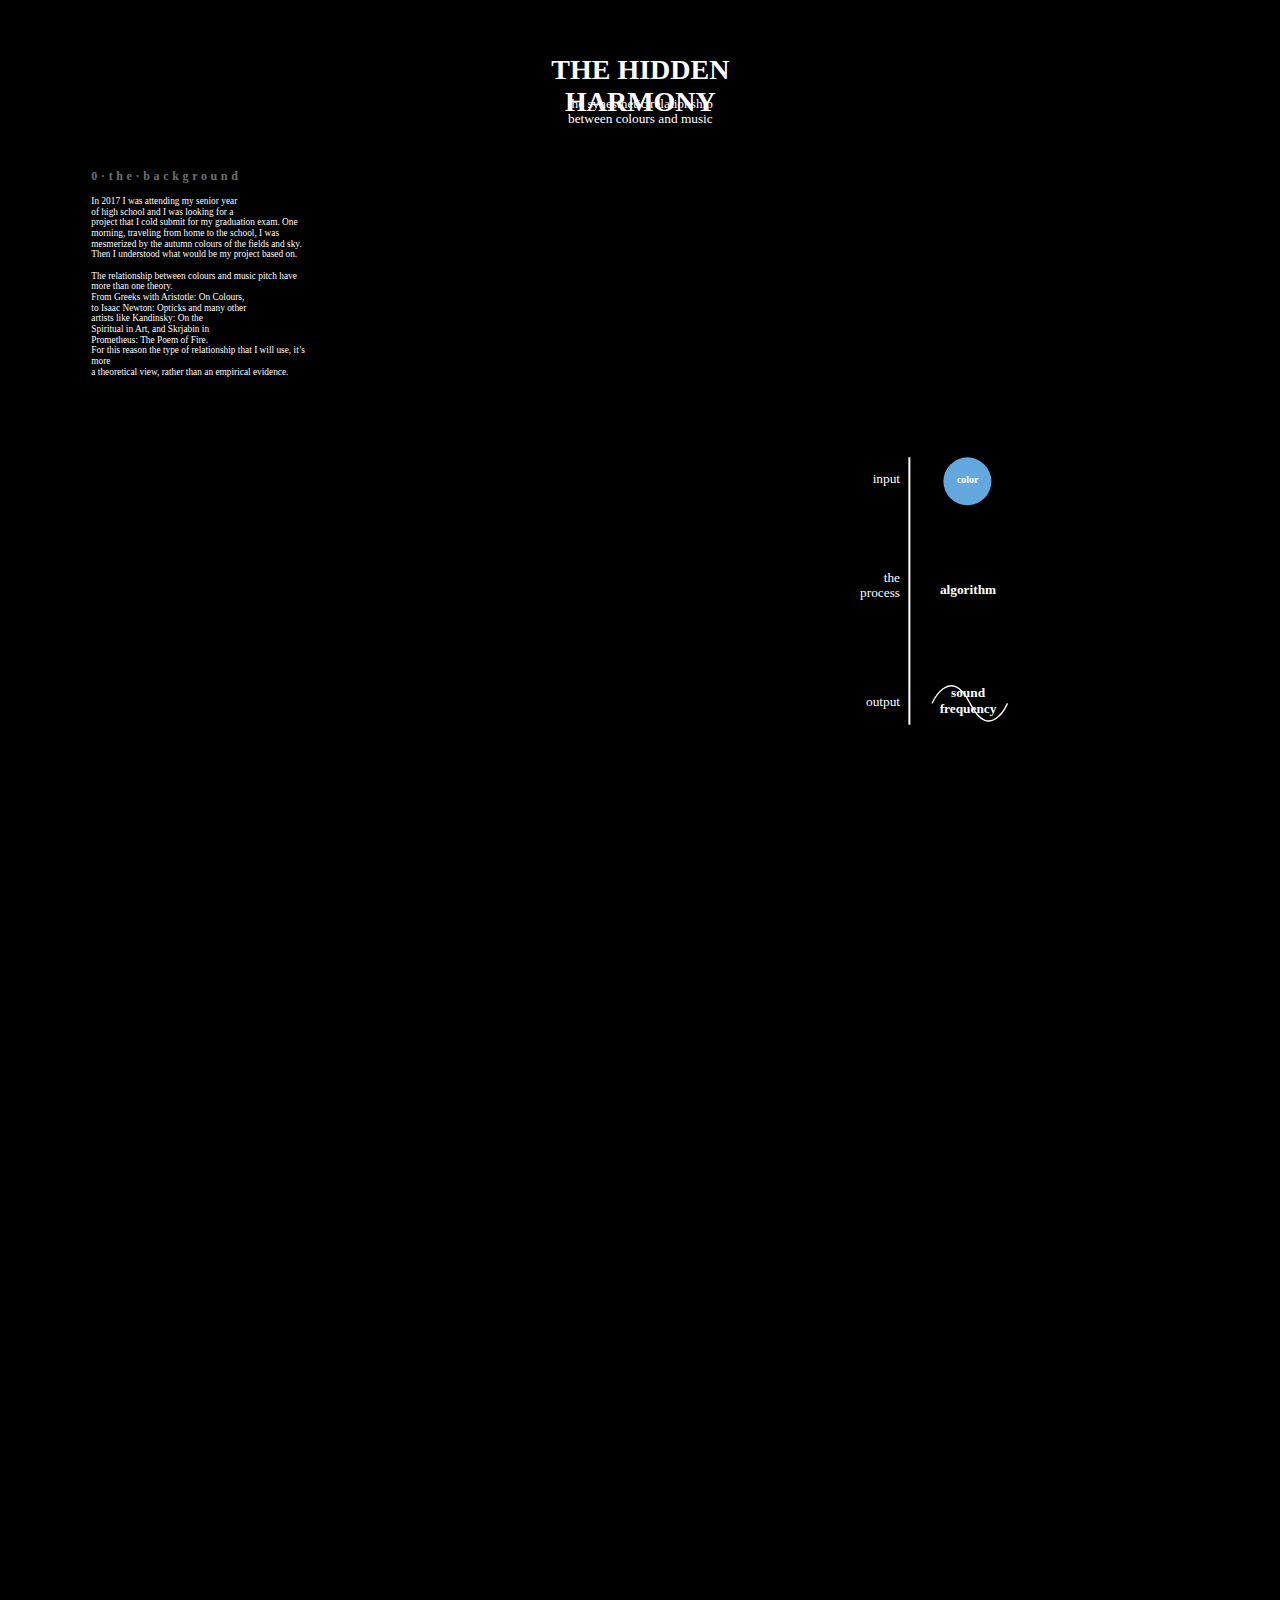
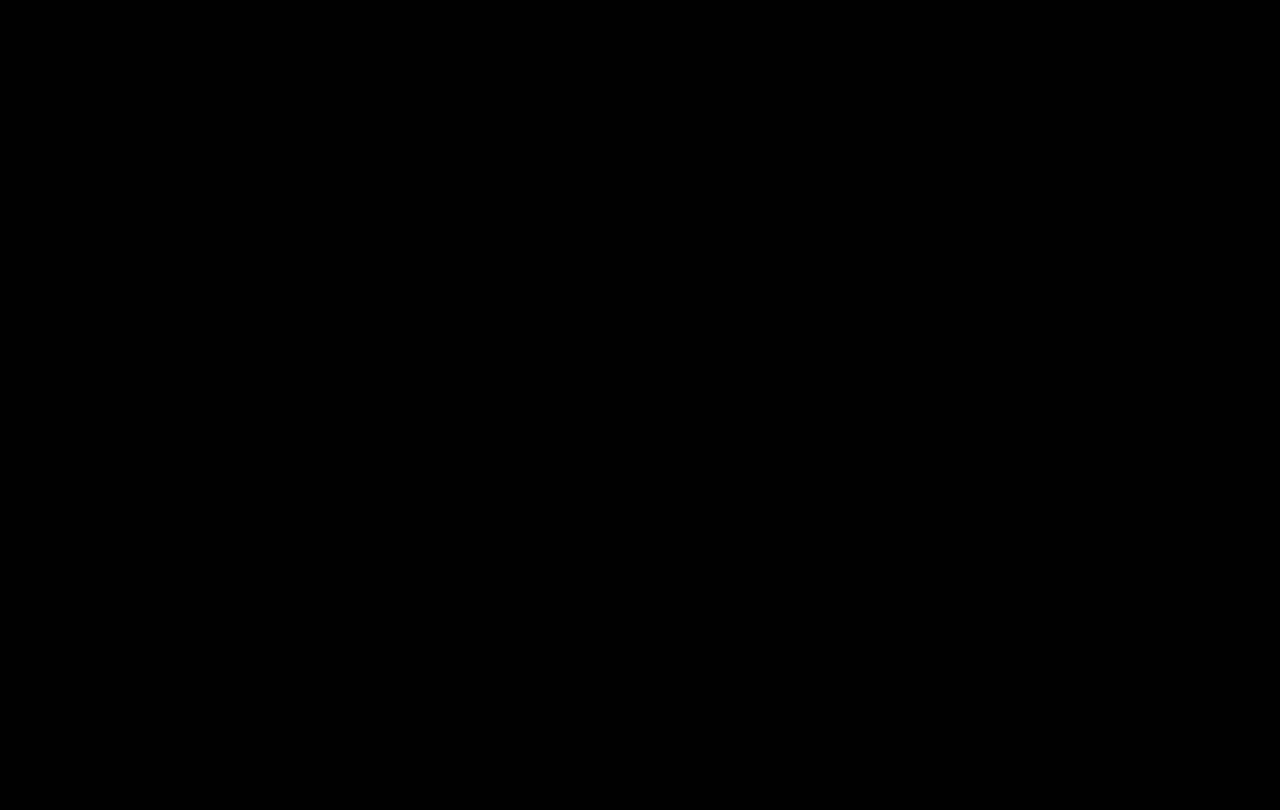
<file: docs/index.html>
<!DOCTYPE html>
<html>
<head>
<meta charset="utf-8"/>
<meta http-equiv="X-UA-Compatible" content="IE=edge"/>
<meta name="viewport" content="width=device-width, initial-scale=1.0">
<title>Web 1920 – 1</title>
<link rel="stylesheet" type="text/css" id="applicationStylesheet" href="Web_1920___1.css"/>
<script id="applicationScript" type="text/javascript" src="Web_1920___1.js"></script>
</head>
<body>
<div id="Web_1920__1">
	<div id="THE_HIDDEN_HARMONY">
		<span>THE HIDDEN HARMONY</span>
	</div>
	<div id="the_synesthetic_relationship__">
		<span>the synesthetic relationship <br/>between colours and music</span>
	</div>
	<div id="Raggruppa_2">
	</div>
	<div id="Raggruppa_3">
		<svg class="Linea_17" viewBox="0 0 3 401">
			<path id="Linea_17" d="M 0 0 L 0 401">
			</path>
		</svg>
		<div id="input">
			<span>input</span>
		</div>
		<div id="the_process">
			<span>the<br/>process</span>
		</div>
		<div id="output">
			<span>output</span>
		</div>
		<svg class="Rettangolo_1">
			<rect id="Rettangolo_1" rx="36" ry="36" x="0" y="0" width="72" height="72">
			</rect>
		</svg>
		<div id="color">
			<span>color</span>
		</div>
		<div id="algorithm">
			<span>algorithm</span>
		</div>
		<div id="sound_frequency">
			<span>sound<br/>frequency</span>
		</div>
		<svg class="Tracciato_1" viewBox="595.92 486.524 111.354 52">
			<path id="Tracciato_1" d="M 595.9195556640625 512.5238037109375 C 595.9195556640625 512.5238037109375 622.314453125 454.0237426757813 652.0086669921875 512.5238037109375 C 681.7029418945313 571.023681640625 707.2730712890625 512.5238037109375 707.2730712890625 512.5238037109375">
			</path>
		</svg>
	</div>
	<div id="In_2017_I_was_attending_my_sen">
		<span></span><span style="font-style:normal;font-weight:lighter;">In 2017 I was attending my senior year<br/>of high school and I was looking for a <br/>project that I cold submit for my graduation exam. One morning, traveling from home to the school, I was mesmerized by the autumn colours of the fields and sky. Then I understood what would be my project based on. <br/><br/>The relationship between colours and music pitch have more than one theory.<br/>From Greeks with Aristotle: On Colours,<br/>to </span><span style="font-style:normal;font-weight:normal;">Isaac Newton: Opticks</span><span style="font-style:normal;font-weight:lighter;"> and many other <br/>artists like </span><span style="font-style:normal;font-weight:normal;">Kandinsky: On the<br/>Spiritual in Art</span><span style="font-style:normal;font-weight:lighter;">, and </span><span style="font-style:normal;font-weight:normal;">Skrjabin in<br/>Prometheus: The Poem of Fire</span><span style="font-style:normal;font-weight:lighter;">.<br/>For this reason the type of relationship that I will use, it’s more <br/>a theoretical view, rather than an empirical evidence.</span><br>
	</div>
	<div id="ID0thebackground">
		<span>0·the·background</span>
	</div>
</div>
</body>
</html>
</file>
<file: docs/Web_1920___1.css>
.mediaViewInfo {
	--web-view-name: Web 1920 – 1;
	--web-view-id: Web_1920__1;
	--web-scale-to-fit: true;
	--web-scale-to-fit-type: width;
	--web-scale-on-resize: true;
	--web-application: true;
	--web-enable-deep-linking: true;
}
:root {
	--web-view-ids: Web_1920__1;
}
* {
	margin: 0;
	padding: 0;
	box-sizing: border-box;
	border: none;
}
#Web_1920__1 {
	position: absolute;
	width: 1920px;
	height: 3615px;
	background-color: rgba(0,0,0,1);
	overflow: hidden;
	--web-view-name: Web 1920 – 1;
	--web-view-id: Web_1920__1;
	--web-scale-to-fit: true;
	--web-scale-to-fit-type: width;
	--web-scale-on-resize: true;
	--web-application: true;
	--web-enable-deep-linking: true;
}
#THE_HIDDEN_HARMONY {
	left: 731px;
	top: 80px;
	position: absolute;
	overflow: visible;
	width: 459px;
	height: 52px;
	text-align: center;
	font-family: Source Code Pro;
	font-style: normal;
	font-weight: bold;
	font-size: 42px;
	color: rgba(255,255,255,1);
	text-transform: uppercase;
}
#the_synesthetic_relationship__ {
	left: 786px;
	top: 144px;
	position: absolute;
	overflow: visible;
	width: 349px;
	height: 50px;
	text-align: center;
	font-family: Source Code Pro;
	font-style: normal;
	font-weight: normal;
	font-size: 20px;
	color: rgba(255,255,255,1);
}
#Raggruppa_2 {
	position: absolute;
	width: 1px;
	height: 1px;
	left: 0px;
	top: 0px;
	overflow: visible;
}
#Raggruppa_3 {
	position: absolute;
	width: 255px;
	height: 401px;
	left: 1254px;
	top: 686px;
	overflow: visible;
}
#Linea_17 {
	fill: transparent;
	stroke: rgba(255,255,255,1);
	stroke-width: 3px;
	stroke-linejoin: miter;
	stroke-linecap: butt;
	stroke-miterlimit: 4;
	shape-rendering: auto;
}
.Linea_17 {
	overflow: visible;
	position: absolute;
	width: 3px;
	height: 401px;
	left: 110px;
	top: 0px;
	transform: matrix(1,0,0,1,0,0);
}
#input {
	left: 19px;
	top: 21px;
	position: absolute;
	overflow: visible;
	width: 77px;
	height: 25px;
	text-align: right;
	font-family: Source Code Pro;
	font-style: normal;
	font-weight: normal;
	font-size: 20px;
	color: rgba(255,255,255,1);
}
#the_process {
	left: 0px;
	top: 169px;
	position: absolute;
	overflow: visible;
	width: 96px;
	height: 63px;
	text-align: right;
	font-family: Source Code Pro;
	font-style: normal;
	font-weight: normal;
	font-size: 20px;
	color: rgba(255,255,255,1);
}
#output {
	left: 19px;
	top: 355px;
	position: absolute;
	overflow: visible;
	width: 77px;
	height: 25px;
	text-align: right;
	font-family: Source Code Pro;
	font-style: normal;
	font-weight: normal;
	font-size: 20px;
	color: rgba(255,255,255,1);
}
#Rettangolo_1 {
	fill: rgba(98,168,223,1);
}
.Rettangolo_1 {
	position: absolute;
	overflow: visible;
	width: 72px;
	height: 72px;
	left: 161px;
	top: 0px;
}
#color {
	left: 161px;
	top: 25px;
	position: absolute;
	overflow: visible;
	width: 73px;
	height: 22px;
	text-align: center;
	font-family: Source Code Pro;
	font-style: normal;
	font-weight: bold;
	font-size: 15px;
	color: rgba(255,255,255,1);
}
#algorithm {
	left: 140px;
	top: 187px;
	position: absolute;
	overflow: visible;
	width: 116px;
	height: 27px;
	text-align: center;
	font-family: Source Code Pro;
	font-style: normal;
	font-weight: bold;
	font-size: 20px;
	color: rgba(255,255,255,1);
}
#sound_frequency {
	left: 140px;
	top: 342px;
	position: absolute;
	overflow: visible;
	width: 116px;
	height: 52px;
	text-align: center;
	font-family: Source Code Pro;
	font-style: normal;
	font-weight: bold;
	font-size: 20px;
	color: rgba(255,255,255,1);
}
#Tracciato_1 {
	fill: transparent;
	stroke: rgba(254,254,254,1);
	stroke-width: 2px;
	stroke-linejoin: miter;
	stroke-linecap: butt;
	stroke-miterlimit: 4;
	shape-rendering: auto;
}
.Tracciato_1 {
	overflow: visible;
	position: absolute;
	width: 113.181px;
	height: 54.034px;
	left: 143.646px;
	top: 342px;
	transform: matrix(1,0,0,1,0,0);
}
#In_2017_I_was_attending_my_sen {
	left: 137px;
	top: 294px;
	position: absolute;
	overflow: visible;
	width: 337px;
	height: 378px;
	text-align: left;
	font-family: Source Code Pro;
	font-style: normal;
	font-weight: bold;
	font-size: 14px;
	color: rgba(255,255,255,1);
}
#ID0thebackground {
	left: 137px;
	top: 254px;
	position: absolute;
	overflow: visible;
	width: 333px;
	height: 28px;
	text-align: left;
	font-family: Source Code Pro;
	font-style: normal;
	font-weight: bold;
	font-size: 18px;
	color: rgba(112,112,112,1);
	letter-spacing: 5.47px;
}
</file>
